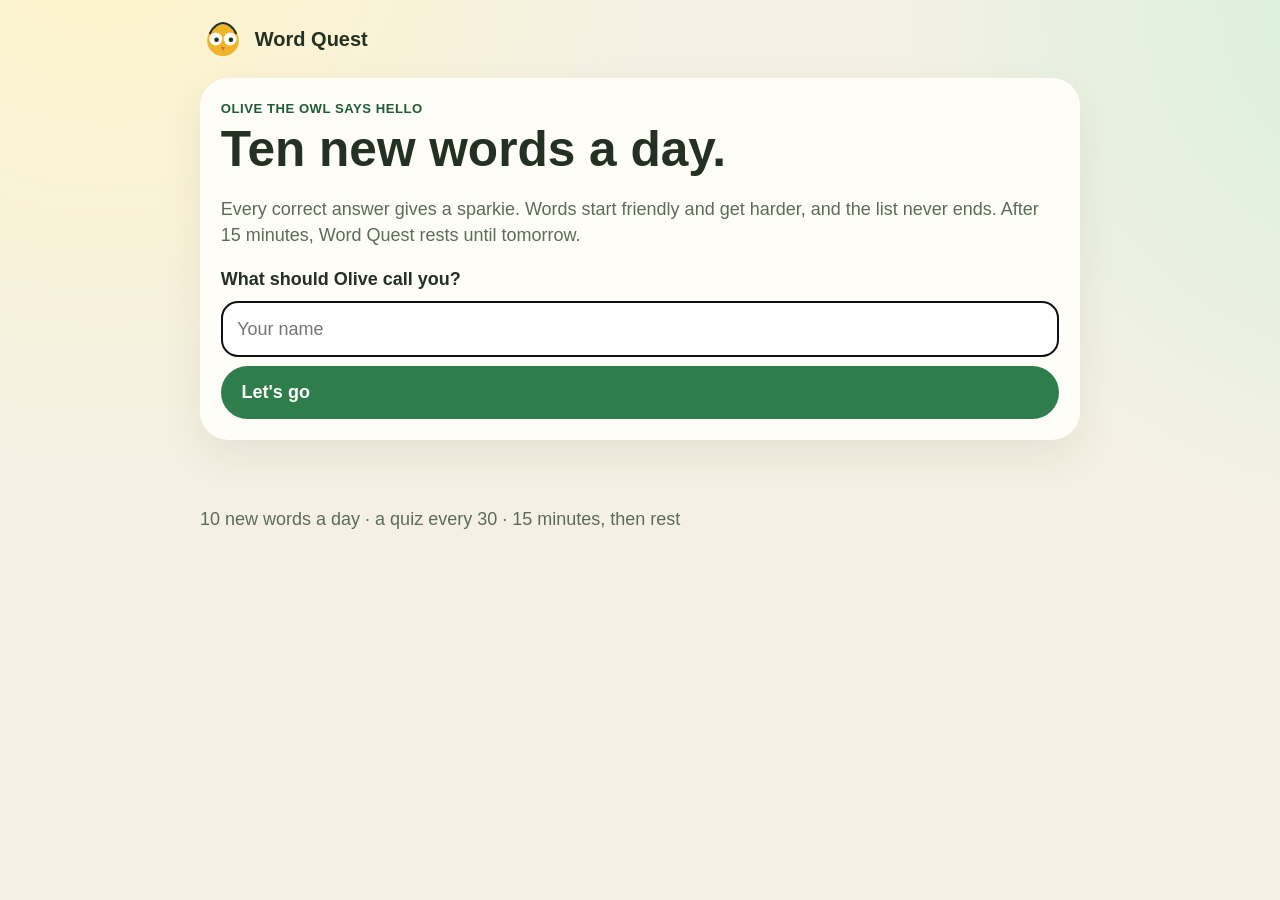
<file: index.html>
<!DOCTYPE html>
<html lang="en">
<head>
  <meta charset="utf-8">
  <meta name="viewport" content="width=device-width, initial-scale=1">
  <title>Word Quest</title>
  <link rel="icon" href="data:image/svg+xml,%3Csvg xmlns='http://www.w3.org/2000/svg' viewBox='0 0 64 64'%3E%3Ccircle cx='32' cy='34' r='22' fill='%23f0b429'/%3E%3Ccircle cx='22' cy='32' r='9' fill='%23fffdf8'/%3E%3Ccircle cx='42' cy='32' r='9' fill='%23fffdf8'/%3E%3Ccircle cx='23' cy='33' r='3.2' fill='%23243022'/%3E%3Ccircle cx='43' cy='33' r='3.2' fill='%23243022'/%3E%3Cpath d='M29 43h6l-3 6z' fill='%23e36a45'/%3E%3C/svg%3E">
  <style>
:root {
  --ink: #243022;
  --muted: #5d6b59;
  --paper: #f4f1e4;
  --card: #fffdf8;
  --line: #e3dcc4;
  --leaf: #2f7d4a;
  --leaf-dark: #1d5c34;
  --sun: #f0b429;
  --coral: #e36a45;
  --sky: #d9eef8;
  --shadow: 0 16px 40px rgba(70, 55, 20, 0.08);
}

* { box-sizing: border-box; }

body {
  margin: 0;
  min-height: 100vh;
  color: var(--ink);
  font-family: "Trebuchet MS", "Segoe UI", sans-serif;
  font-size: 1.125rem;
  line-height: 1.45;
  background:
    radial-gradient(circle at 8% -10%, #fff4c8 0, transparent 36%),
    radial-gradient(circle at 110% 0, #d7f0dc 0, transparent 32%),
    var(--paper);
}

button, input { font: inherit; }
button { cursor: pointer; }
a { color: var(--leaf-dark); }

.skip {
  position: absolute;
  left: 1rem;
  top: -4rem;
  background: var(--ink);
  color: white;
  padding: 0.5rem 0.8rem;
}

.skip:focus { top: 0.5rem; }

.top, main, .foot {
  max-width: 920px;
  margin: 0 auto;
  padding-left: 1.25rem;
  padding-right: 1.25rem;
}

.top {
  display: flex;
  align-items: center;
  gap: 0.8rem;
  flex-wrap: wrap;
  padding-top: 1rem;
}

.brand, .nav button, .linkish {
  background: none;
  border: 0;
  color: var(--ink);
  font-weight: 800;
}

.brand { display: flex; align-items: center; gap: 0.55rem; font-size: 1.25rem; padding: 0; }
.owl { width: 46px; height: 46px; }
.nav { display: flex; gap: 0.4rem; }
.nav button {
  background: rgba(255, 255, 255, 0.7);
  border-radius: 999px;
  padding: 0.35rem 0.8rem;
}

.timer {
  margin-left: auto;
  min-width: 148px;
  background: var(--card);
  border-radius: 18px;
  padding: 0.45rem 0.7rem 0.55rem;
  box-shadow: var(--shadow);
}
.timer-top { display: flex; justify-content: space-between; font-weight: 800; }
.track { margin-top: 0.35rem; height: 8px; background: #efe7d2; border-radius: 999px; overflow: hidden; }
.bar { height: 100%; width: 100%; background: var(--leaf); }
.timer.is-low strong, .timer.is-low .bar { color: var(--coral); }
.timer.is-low .bar { background: var(--coral); }

main { padding-top: 1rem; padding-bottom: 2rem; }

.card, .hero-card, .word-card {
  background: var(--card);
  border-radius: 28px;
  box-shadow: var(--shadow);
  padding: 1.3rem;
  margin: 0 0 1rem;
}

h1, h2, h3 { line-height: 1.15; margin: 0.2rem 0 0.6rem; }
h1 { font-size: clamp(2rem, 5vw, 3.1rem); }
.word { font-size: clamp(2.7rem, 8vw, 4.6rem); letter-spacing: -0.04em; margin: 0.2rem 0; }
.kicker { margin: 0; font-weight: 800; letter-spacing: 0.04em; text-transform: uppercase; font-size: 0.82rem; color: var(--leaf-dark); }
.lead, .muted { color: var(--muted); }
.streak { font-weight: 800; }

.primary, .secondary, .choice, .hear {
  border: 0;
  border-radius: 999px;
  font-weight: 800;
}
.primary, .secondary { display: inline-flex; padding: 0.85rem 1.3rem; text-decoration: none; }
.primary { background: var(--leaf); color: white; }
.secondary { background: var(--sky); color: var(--ink); }
.hear { background: var(--sun); padding: 0.45rem 0.9rem; }

.stack { display: grid; gap: 0.55rem; }
.stack label { font-weight: 800; }
input[type="text"], input[type="search"], input:not([type]) {
  width: 100%;
  padding: 0.8rem 0.9rem;
  border-radius: 16px;
  border: 2px solid var(--line);
}

.choices { display: grid; gap: 0.65rem; }
.choice {
  text-align: left;
  background: white;
  border: 2px solid var(--line);
  border-radius: 18px;
  padding: 0.9rem 1rem;
}
.choice:hover, .choice:focus-visible { border-color: var(--leaf); background: #f3fbf5; }
.choice.shake { animation: shake 0.35s linear; }

.banner { border-radius: 16px; padding: 0.75rem 0.9rem; font-weight: 800; }
.banner.good { background: #e5f7ea; }
.banner.level { background: #fff1c9; }
.banner.bad { background: #ffe4dc; }

.dots { list-style: none; display: flex; gap: 0.45rem; padding: 0; margin: 0 0 1rem; flex-wrap: wrap; }
.dots li {
  width: 2.1rem; height: 2.1rem; border-radius: 50%;
  display: grid; place-items: center; font-weight: 800; background: #efe6cf;
}
.dots li.done { background: var(--leaf); color: white; }
.dots li.now { background: var(--sun); }

.stat-row { display: grid; grid-template-columns: repeat(3, 1fr); gap: 0.7rem; margin-bottom: 1rem; }
.stat-row article { background: var(--card); border-radius: 22px; padding: 0.9rem; box-shadow: var(--shadow); }
.stat-row strong { display: block; font-size: 1.8rem; }
.stat-row span { color: var(--muted); font-weight: 700; }

.path { list-style: none; padding: 0; margin: 0.6rem 0 0; display: grid; grid-template-columns: repeat(3, 1fr); gap: 0.6rem; }
.path li { border: 2px dashed var(--line); border-radius: 18px; padding: 0.7rem; background: #fffaf0; }
.path li.current { border-style: solid; border-color: var(--leaf); background: #f1fbf4; }
.path li.locked { opacity: 0.55; }
.path b, .path span { display: block; }
.path span { color: var(--muted); }

.pips { display: flex; gap: 0.3rem; }
.pips i { width: 0.85rem; height: 0.85rem; border-radius: 50%; background: #eadfbe; display: block; }
.pips i.on { background: var(--leaf); }
.pron { margin: 0.2rem 0; font-weight: 800; color: var(--muted); }
blockquote, .example { margin: 1rem 0; padding: 0.8rem 1rem; background: var(--sky); border-radius: 18px; }
.peek summary { cursor: pointer; font-weight: 800; }
.chips { display: flex; flex-wrap: wrap; gap: 0.4rem; padding: 0; list-style: none; }
.chips li, .chips button { background: #f6f0df; border-radius: 999px; padding: 0.25rem 0.7rem; font-weight: 800; border: 0; }
.review { border-top: 1px solid var(--line); padding: 0.7rem 0; }
.review summary { cursor: pointer; font-weight: 800; font-size: 1.25rem; }
.result { margin: 0.7rem 0; border-radius: 16px; padding: 0.8rem 1rem; }
.result.ok { background: #f3faf4; }
.result.miss { background: #fff7f4; }
.foot { display: flex; justify-content: space-between; gap: 1rem; flex-wrap: wrap; color: var(--muted); padding-bottom: 2rem; }
.linkish { color: var(--leaf-dark); text-decoration: underline; padding: 0; }

.sparkle-layer { position: fixed; inset: 0; pointer-events: none; z-index: 30; overflow: hidden; }
.spark {
  position: fixed;
  font-size: 1.15rem;
  animation: burst 720ms ease-out forwards;
}
@keyframes burst {
  to { transform: translate(var(--dx), var(--dy)) scale(0.4) rotate(140deg); opacity: 0; }
}
.spark { font-size: 1.6rem; }
.sparkie-count {
  margin-left: auto;
  background: #fff4c2;
  color: #8a5a00;
  font-weight: 800;
  border-radius: 999px;
  padding: 0.45rem 0.8rem;
  box-shadow: var(--shadow);
  border: 3px solid #e36a45;
}
.timer { margin-left: 0; }
.sparkie-count.pop { animation: pop 0.45s ease; }
.sparkie-pop {
  position: fixed;
  font-weight: 800;
  font-size: 1.6rem;
  color: #e36a45;
  transform: translate(-50%, -50%);
  animation: floatup 1s ease-out forwards;
}
@keyframes pop {
  40% { transform: scale(1.25); }
}
@keyframes floatup {
  to { transform: translate(-50%, -80px); opacity: 0; }
}
@keyframes shake {
  20% { transform: translateX(-6px); }
  40% { transform: translateX(6px); }
  60% { transform: translateX(-4px); }
  80% { transform: translateX(4px); }
}

@media (max-width: 700px) {
  .stat-row, .path { grid-template-columns: 1fr; }
  .timer { margin-left: 0; }
}
@media (prefers-reduced-motion: reduce) {
  .spark, .choice.shake { animation: none; }
}

</style></head>
<body>
  <div id="sparkles" class="sparkle-layer" aria-hidden="true"></div>
  <a class="skip" href="#app">Skip to the words</a>
  <header class="top">
    <button class="brand" type="button" data-go="home">
      <svg class="owl" viewBox="0 0 64 64" aria-hidden="true">
        <circle cx="32" cy="34" r="22" fill="#f0b429"/>
        <circle cx="22" cy="32" r="9" fill="#fffdf8"/>
        <circle cx="42" cy="32" r="9" fill="#fffdf8"/>
        <circle cx="23" cy="33" r="3.2" fill="#243022"/>
        <circle cx="43" cy="33" r="3.2" fill="#243022"/>
        <path d="M29 43h6l-3 6z" fill="#e36a45"/>
        <path d="M14 24c4-10 12-14 18-14s14 4 18 14" fill="none" stroke="#243022" stroke-width="3" stroke-linecap="round"/>
      </svg>
      <span>Word Quest</span>
    </button>
    <nav id="nav" class="nav" hidden aria-label="Pages"></nav>
    <div class="timer" id="timer" hidden>
      <div class="timer-top"><span>Time left</span><strong data-clock>15:00</strong></div>
      <div class="track" aria-hidden="true"><div class="bar" data-bar></div></div>
    </div>
  </header>
  <main id="app"></main>
  <footer class="foot">
    <p>10 new words a day · a quiz every 30 · 15 minutes, then rest</p>
    <p id="who"></p>
  </footer>
  <script>
var WORDQUEST_DATA = {"levels":{"1":{"name":"Seedling","emoji":"\ud83c\udf31","blurb":"Friendly words you can picture, hear, or feel."},"2":{"name":"Sprout","emoji":"\ud83c\udf3f","blurb":"A little richer, with stronger actions and feelings."},"3":{"name":"Explorer","emoji":"\ud83e\udded","blurb":"Bigger ideas you can use in stories and school."},"4":{"name":"Scholar","emoji":"\ud83d\udcda","blurb":"Precise words you will meet in class."},"5":{"name":"Champion","emoji":"\ud83c\udfc6","blurb":"Careful meanings for ideas that are harder to see."},"6":{"name":"Word Wizard","emoji":"\u2728","blurb":"Rare words that make a powerful vocabulary."}},"decoys":["A sandwich with too much mustard.","The sound a car makes when it will not start.","A pair of shoes that are both for the left foot.","A map of a pretend planet.","The rules for a game that nobody plays.","A pencil that only writes underwater.","A hat made entirely of spaghetti.","The last name of a famous mountain goat.","A clock that runs backward on purpose.","A song you can only hum on Tuesdays.","A backpack that eats homework for real.","The color of an invisible bicycle."],"words":[{"text":"bold","part_of_speech":"adjective","pronunciation":"BOLD","meaning":"Not afraid to stand out or try something.","tip":"Think: daring.","example":"It was bold of Mia to raise her hand first.","level":1,"sequence":1},{"text":"damp","part_of_speech":"adjective","pronunciation":"DAMP","meaning":"A little bit wet, but not soaking.","tip":"Think: slightly wet.","example":"The towel was still damp after the picnic.","level":1,"sequence":2},{"text":"cozy","part_of_speech":"adjective","pronunciation":"KOH-zee","meaning":"Warm, comfortable, and safe.","tip":"Think: snug.","example":"The cozy blanket made the storm feel far away.","level":1,"sequence":3},{"text":"feast","part_of_speech":"noun","pronunciation":"FEEST","meaning":"A big, special meal.","tip":"Think: a banquet.","example":"The family sat down to a feast after the game.","level":1,"sequence":4},{"text":"glance","part_of_speech":"noun","pronunciation":"GLANS","meaning":"A very quick look.","tip":"Think: a peek.","example":"A glance at the clock told Omar he was almost late.","level":1,"sequence":5},{"text":"brave","part_of_speech":"adjective","pronunciation":"BRAYV","meaning":"Ready to do something even when you feel scared.","tip":"Think: courageous.","example":"Sam was brave and read his poem to the whole class.","level":1,"sequence":6},{"text":"gentle","part_of_speech":"adjective","pronunciation":"JEN-tul","meaning":"Kind and soft, not rough.","tip":"Think: tender.","example":"Be gentle when you hold the new kitten.","level":1,"sequence":7},{"text":"honest","part_of_speech":"adjective","pronunciation":"ON-ist","meaning":"Telling the truth, even when it is hard.","tip":"Think: truthful.","example":"It was honest of Priya to say she broke the crayon.","level":1,"sequence":8},{"text":"giggle","part_of_speech":"verb","pronunciation":"GIG-ul","meaning":"To laugh in a silly, quiet way.","tip":"Think: a small laugh.","example":"The joke made the whole table giggle.","level":1,"sequence":9},{"text":"shiver","part_of_speech":"verb","pronunciation":"SHIV-er","meaning":"To shake a little because you are cold or nervous.","tip":"Think: tremble.","example":"I shiver when I first step into the pool.","level":1,"sequence":10},{"text":"whisper","part_of_speech":"verb","pronunciation":"WISS-per","meaning":"To speak very softly so only someone close can hear.","tip":"Think: murmur.","example":"Please whisper in the library so others can read.","level":1,"sequence":11},{"text":"clumsy","part_of_speech":"adjective","pronunciation":"KLUM-zee","meaning":"Likely to bump, drop, or trip by accident.","tip":"Think: awkward.","example":"My clumsy feet knocked over the water cup.","level":1,"sequence":12},{"text":"patient","part_of_speech":"adjective","pronunciation":"PAY-shunt","meaning":"Able to wait without getting upset.","tip":"Think: calm about waiting.","example":"The patient puppy sat until it was time for a treat.","level":1,"sequence":13},{"text":"scribble","part_of_speech":"verb","pronunciation":"SKRIB-ul","meaning":"To write or draw quickly in a messy way.","tip":"Think: scrawl.","example":"I scribble ideas in my notebook before I forget them.","level":1,"sequence":14},{"text":"gleam","part_of_speech":"noun","pronunciation":"GLEEM","meaning":"A small, bright shine.","tip":"Think: a glint.","example":"A gleam of sunlight bounced off the bike bell.","level":1,"sequence":15},{"text":"boast","part_of_speech":"verb","pronunciation":"BOHST","meaning":"To talk too proudly about yourself.","tip":"Think: brag.","example":"He started to boast about his score, and his friends sighed.","level":1,"sequence":16},{"text":"delight","part_of_speech":"noun","pronunciation":"dih-LITE","meaning":"A strong feeling of happiness.","tip":"Think: joy.","example":"The surprise cupcakes were a delight.","level":1,"sequence":17},{"text":"discover","part_of_speech":"verb","pronunciation":"dis-KUV-er","meaning":"To find something for the first time.","tip":"Think: find out.","example":"We discover a new trail every time we visit the park.","level":1,"sequence":18},{"text":"generous","part_of_speech":"adjective","pronunciation":"JEN-er-us","meaning":"Happy to share with others.","tip":"Think: giving.","example":"A generous friend split her snack without being asked.","level":1,"sequence":19},{"text":"huddle","part_of_speech":"verb","pronunciation":"HUD-ul","meaning":"To crowd close together.","tip":"Think: bunch up.","example":"The players huddle to hear the next play.","level":1,"sequence":20},{"text":"timid","part_of_speech":"adjective","pronunciation":"TIM-id","meaning":"Shy and a little afraid to speak up.","tip":"Think: shy.","example":"The timid cat watched the party from under the chair.","level":1,"sequence":21},{"text":"vivid","part_of_speech":"adjective","pronunciation":"VIV-id","meaning":"Very bright, clear, and full of color or detail.","tip":"Think: bright and clear.","example":"She told a vivid story about the lightning storm.","level":1,"sequence":22},{"text":"weary","part_of_speech":"adjective","pronunciation":"WEER-ee","meaning":"Very tired.","tip":"Think: worn out.","example":"After the hike, even the dog looked weary.","level":1,"sequence":23},{"text":"scarce","part_of_speech":"adjective","pronunciation":"SKAIRS","meaning":"Hard to find because there is not enough.","tip":"Think: rare.","example":"Empty seats were scarce at the championship game.","level":1,"sequence":24},{"text":"fragile","part_of_speech":"adjective","pronunciation":"FRAJ-ul","meaning":"Easy to break or hurt.","tip":"Think: delicate.","example":"The fragile ornament needed both hands.","level":1,"sequence":25},{"text":"predict","part_of_speech":"verb","pronunciation":"prih-DIKT","meaning":"To say what you think will happen next.","tip":"Think: forecast.","example":"Can you predict who will win the race?","level":1,"sequence":26},{"text":"splendid","part_of_speech":"adjective","pronunciation":"SPLEN-did","meaning":"Wonderful and impressive.","tip":"Think: magnificent.","example":"The choir gave a splendid concert.","level":1,"sequence":27},{"text":"nimble","part_of_speech":"adjective","pronunciation":"NIM-bul","meaning":"Quick, light, and able to move easily.","tip":"Think: agile.","example":"The nimble goalie reached the high corner.","level":1,"sequence":28},{"text":"curious","part_of_speech":"adjective","pronunciation":"KYUR-ee-us","meaning":"Wanting to know and learn more.","tip":"Think: inquisitive.","example":"A curious question can start a great project.","level":1,"sequence":29},{"text":"enormous","part_of_speech":"adjective","pronunciation":"ee-NOR-mus","meaning":"Very, very big.","tip":"Think: huge.","example":"An enormous pumpkin barely fit in the wagon.","level":1,"sequence":30},{"text":"ancient","part_of_speech":"adjective","pronunciation":"AYN-shunt","meaning":"Very, very old.","tip":"Think: from long ago.","example":"We saw ancient footprints pressed into the rock.","level":2,"sequence":1},{"text":"eager","part_of_speech":"adjective","pronunciation":"EE-ger","meaning":"Really wanting to do something right away.","tip":"Think: keen.","example":"The class was eager to open the science kits.","level":2,"sequence":2},{"text":"gloomy","part_of_speech":"adjective","pronunciation":"GLOO-mee","meaning":"Dark, or feeling sad and dull.","tip":"Think: dreary.","example":"A gloomy sky made the afternoon feel slow.","level":2,"sequence":3},{"text":"sturdy","part_of_speech":"adjective","pronunciation":"STUR-dee","meaning":"Strong and not easy to break or knock over.","tip":"Think: solid.","example":"The sturdy bridge did not shake when we crossed.","level":2,"sequence":4},{"text":"precious","part_of_speech":"adjective","pronunciation":"PRESH-us","meaning":"Very special and worth a lot to you.","tip":"Think: treasured.","example":"That photo is precious because Grandma is in it.","level":2,"sequence":5},{"text":"scatter","part_of_speech":"verb","pronunciation":"SKAT-er","meaning":"To throw or move things in many directions.","tip":"Think: spread out.","example":"Please do not scatter the puzzle pieces off the table.","level":2,"sequence":6},{"text":"brisk","part_of_speech":"adjective","pronunciation":"BRISK","meaning":"Quick, cool, and full of energy.","tip":"Think: energetic.","example":"A brisk walk woke everyone up before school.","level":2,"sequence":7},{"text":"drowsy","part_of_speech":"adjective","pronunciation":"DROW-zee","meaning":"Sleepy and ready to doze.","tip":"Think: sleepy.","example":"The warm bus made Jordan drowsy.","level":2,"sequence":8},{"text":"fierce","part_of_speech":"adjective","pronunciation":"FEERS","meaning":"Strong, wild, and intense.","tip":"Think: ferocious.","example":"A fierce wind pushed against the kite.","level":2,"sequence":9},{"text":"clutter","part_of_speech":"noun","pronunciation":"KLUT-er","meaning":"A messy pile of things in the way.","tip":"Think: mess.","example":"The clutter under the bed spilled into the room.","level":2,"sequence":10},{"text":"triumph","part_of_speech":"noun","pronunciation":"TRY-umf","meaning":"A great win or success.","tip":"Think: victory.","example":"Finishing the hard book was a triumph for Leo.","level":2,"sequence":11},{"text":"cautious","part_of_speech":"adjective","pronunciation":"KAW-shus","meaning":"Careful so you do not get hurt or make a mistake.","tip":"Think: careful.","example":"Be cautious on the wet gym floor.","level":2,"sequence":12},{"text":"vanish","part_of_speech":"verb","pronunciation":"VAN-ish","meaning":"To disappear suddenly.","tip":"Think: disappear.","example":"The rabbit seemed to vanish behind the bush.","level":2,"sequence":13},{"text":"emerge","part_of_speech":"verb","pronunciation":"ee-MERJ","meaning":"To come out where you can be seen.","tip":"Think: come out.","example":"Butterflies emerge when they leave the chrysalis.","level":2,"sequence":14},{"text":"quarrel","part_of_speech":"noun","pronunciation":"KWOR-ul","meaning":"An angry argument.","tip":"Think: a fight with words.","example":"A quarrel over the last cookie ended when they split it.","level":2,"sequence":15},{"text":"absurd","part_of_speech":"adjective","pronunciation":"ub-SURD","meaning":"So silly it does not make sense.","tip":"Think: ridiculous.","example":"The idea of a homework-eating dog is absurd.","level":2,"sequence":16},{"text":"gradual","part_of_speech":"adjective","pronunciation":"GRAD-joo-ul","meaning":"Happening slowly, a little at a time.","tip":"Think: step by step.","example":"The sky made a gradual change from blue to gold.","level":2,"sequence":17},{"text":"thorough","part_of_speech":"adjective","pronunciation":"THUR-oh","meaning":"Complete and careful, without skipping parts.","tip":"Think: complete.","example":"A thorough check found the missing permission slip.","level":2,"sequence":18},{"text":"uneasy","part_of_speech":"adjective","pronunciation":"un-EE-zee","meaning":"A little worried or uncomfortable.","tip":"Think: unsettled.","example":"The creak in the hallway made me uneasy.","level":2,"sequence":19},{"text":"reluctant","part_of_speech":"adjective","pronunciation":"rih-LUK-tunt","meaning":"Not wanting to do something.","tip":"Think: unwilling.","example":"I was reluctant to jump, but the water looked fun.","level":2,"sequence":20},{"text":"imitate","part_of_speech":"verb","pronunciation":"IM-ih-tayt","meaning":"To copy the way someone acts or sounds.","tip":"Think: copy.","example":"Parrots can imitate a whistle almost perfectly.","level":2,"sequence":21},{"text":"linger","part_of_speech":"verb","pronunciation":"LING-ger","meaning":"To stay somewhere longer than you need to.","tip":"Think: stay on.","example":"Fans linger by the field to cheer one more time.","level":2,"sequence":22},{"text":"abundant","part_of_speech":"adjective","pronunciation":"uh-BUN-dunt","meaning":"More than enough; plentiful.","tip":"Think: plentiful.","example":"Apples were abundant after the rainy spring.","level":2,"sequence":23},{"text":"peculiar","part_of_speech":"adjective","pronunciation":"puh-KYOO-lyur","meaning":"Strange or unusual in an interesting way.","tip":"Think: odd.","example":"The soup had a peculiar smell, like cinnamon and pickles.","level":2,"sequence":24},{"text":"hesitate","part_of_speech":"verb","pronunciation":"HEZ-ih-tayt","meaning":"To pause because you are not sure.","tip":"Think: pause.","example":"Do not hesitate to ask if the directions are confusing.","level":2,"sequence":25},{"text":"mischievous","part_of_speech":"adjective","pronunciation":"MIS-chuh-vus","meaning":"Playfully naughty.","tip":"Think: up to tricks.","example":"The mischievous puppy hid one shoe under the couch.","level":2,"sequence":26},{"text":"frantic","part_of_speech":"adjective","pronunciation":"FRAN-tik","meaning":"Wildly hurried or worried.","tip":"Think: panicked.","example":"We made a frantic search for the lost library book.","level":2,"sequence":27},{"text":"ordeal","part_of_speech":"noun","pronunciation":"or-DEEL","meaning":"A very hard experience you have to get through.","tip":"Think: a tough trial.","example":"Moving schools felt like an ordeal until he found friends.","level":2,"sequence":28},{"text":"yearn","part_of_speech":"verb","pronunciation":"YURN","meaning":"To want something very deeply.","tip":"Think: long for.","example":"On rainy days I yearn for the sunny soccer field.","level":2,"sequence":29},{"text":"jubilant","part_of_speech":"adjective","pronunciation":"JOO-buh-lunt","meaning":"Full of joy and ready to celebrate.","tip":"Think: overjoyed.","example":"The jubilant team sang all the way back to the bus.","level":2,"sequence":30},{"text":"observe","part_of_speech":"verb","pronunciation":"ub-ZURV","meaning":"To watch carefully so you notice details.","tip":"Think: watch closely.","example":"Scientists observe how the plants lean toward the window.","level":3,"sequence":1},{"text":"dramatic","part_of_speech":"adjective","pronunciation":"druh-MAT-ik","meaning":"Sudden, exciting, or full of strong feeling.","tip":"Think: theatrical.","example":"The play had a dramatic ending with the lights going out.","level":3,"sequence":2},{"text":"evidence","part_of_speech":"noun","pronunciation":"EV-ih-duns","meaning":"Facts or clues that show something is true.","tip":"Think: proof.","example":"Muddy footprints were evidence that someone used the side door.","level":3,"sequence":3},{"text":"consequence","part_of_speech":"noun","pronunciation":"KON-sih-kwens","meaning":"What happens because of an action.","tip":"Think: a result.","example":"A consequence of skipping practice is a slower race.","level":3,"sequence":4},{"text":"accurate","part_of_speech":"adjective","pronunciation":"AK-yuh-rit","meaning":"Exactly right, with no mistakes.","tip":"Think: correct.","example":"An accurate measurement helps the bridge stay straight.","level":3,"sequence":5},{"text":"unique","part_of_speech":"adjective","pronunciation":"yoo-NEEK","meaning":"One of a kind; nothing else is exactly like it.","tip":"Think: unlike any other.","example":"Your fingerprint is unique.","level":3,"sequence":6},{"text":"humble","part_of_speech":"adjective","pronunciation":"HUM-bul","meaning":"Not showing off, even if you are good at something.","tip":"Think: modest.","example":"The humble captain thanked the whole team for the win.","level":3,"sequence":7},{"text":"genuine","part_of_speech":"adjective","pronunciation":"JEN-yoo-in","meaning":"Real and sincere, not fake.","tip":"Think: sincere.","example":"She gave a genuine apology and helped clean up.","level":3,"sequence":8},{"text":"persuade","part_of_speech":"verb","pronunciation":"per-SWAYD","meaning":"To give reasons that convince someone.","tip":"Think: convince.","example":"Can you persuade the group to try your game idea?","level":3,"sequence":9},{"text":"tactic","part_of_speech":"noun","pronunciation":"TAK-tik","meaning":"A planned way of reaching a goal.","tip":"Think: a strategy.","example":"Passing to the open player was a smart tactic.","level":3,"sequence":10},{"text":"ambitious","part_of_speech":"adjective","pronunciation":"am-BISH-us","meaning":"Wanting to reach a big goal.","tip":"Think: reaching high.","example":"The ambitious project was a model of the whole town.","level":3,"sequence":11},{"text":"diligent","part_of_speech":"adjective","pronunciation":"DIL-ih-junt","meaning":"Working carefully and steadily.","tip":"Think: hardworking.","example":"Diligent practice turned the wobbly song into music.","level":3,"sequence":12},{"text":"optimistic","part_of_speech":"adjective","pronunciation":"op-tuh-MIS-tik","meaning":"Expecting things to turn out well.","tip":"Think: hopeful.","example":"Even after the rain delay, the coach stayed optimistic.","level":3,"sequence":13},{"text":"compassionate","part_of_speech":"adjective","pronunciation":"kum-PASH-uh-nit","meaning":"Caring when someone else is hurting.","tip":"Think: kindhearted.","example":"A compassionate classmate sat with the new student at lunch.","level":3,"sequence":14},{"text":"anticipate","part_of_speech":"verb","pronunciation":"an-TISS-ih-payt","meaning":"To expect something and get ready for it.","tip":"Think: prepare for.","example":"We anticipate a big crowd, so we set extra chairs.","level":3,"sequence":15},{"text":"contradict","part_of_speech":"verb","pronunciation":"kon-truh-DIKT","meaning":"To say the opposite of what someone else said.","tip":"Think: disagree with.","example":"Please do not contradict the safety rule about helmets.","level":3,"sequence":16},{"text":"justify","part_of_speech":"verb","pronunciation":"JUS-tuh-fy","meaning":"To give a good reason for something.","tip":"Think: defend with a reason.","example":"How can you justify spending all your allowance on stickers?","level":3,"sequence":17},{"text":"solemn","part_of_speech":"adjective","pronunciation":"SOL-um","meaning":"Very serious and quiet.","tip":"Think: grave.","example":"The hall was solemn during the moment of silence.","level":3,"sequence":18},{"text":"resent","part_of_speech":"verb","pronunciation":"rih-ZENT","meaning":"To feel upset that something is unfair.","tip":"Think: feel bitter about.","example":"I resent doing every chore while my brother plays.","level":3,"sequence":19},{"text":"versatile","part_of_speech":"adjective","pronunciation":"VUR-suh-til","meaning":"Able to do many different things well.","tip":"Think: flexible.","example":"A versatile player can defend and shoot.","level":3,"sequence":20},{"text":"elaborate","part_of_speech":"adjective","pronunciation":"ih-LAB-uh-rit","meaning":"Having lots of careful details.","tip":"Think: detailed.","example":"The elaborate costume had lights sewn into the cape.","level":3,"sequence":21},{"text":"illuminate","part_of_speech":"verb","pronunciation":"ih-LOO-mih-nayt","meaning":"To light something up, or to make an idea clear.","tip":"Think: light up.","example":"Lanterns illuminate the path through the camp.","level":3,"sequence":22},{"text":"persevere","part_of_speech":"verb","pronunciation":"pur-suh-VEER","meaning":"To keep trying even when it is hard.","tip":"Think: persist.","example":"If the code fails, persevere and test one piece at a time.","level":3,"sequence":23},{"text":"plausible","part_of_speech":"adjective","pronunciation":"PLAW-zih-bul","meaning":"Seeming possible and believable.","tip":"Think: reasonable.","example":"A broken alarm is a plausible reason for being late.","level":3,"sequence":24},{"text":"impartial","part_of_speech":"adjective","pronunciation":"im-PAR-shul","meaning":"Fair to everyone and not taking sides.","tip":"Think: neutral.","example":"An impartial judge listens to both teams.","level":3,"sequence":25},{"text":"nostalgic","part_of_speech":"adjective","pronunciation":"nuh-STAL-jik","meaning":"Wishing for a happy time in the past.","tip":"Think: wistful about the past.","example":"Old class photos made the teacher nostalgic.","level":3,"sequence":26},{"text":"bewilder","part_of_speech":"verb","pronunciation":"bih-WIL-der","meaning":"To confuse someone a lot.","tip":"Think: puzzle completely.","example":"The twisting instructions bewilder anyone who skips a step.","level":3,"sequence":27},{"text":"meticulous","part_of_speech":"adjective","pronunciation":"muh-TIK-yuh-lus","meaning":"Extremely careful about small details.","tip":"Think: painstaking.","example":"The meticulous drawing showed every scale on the dragon.","level":3,"sequence":28},{"text":"formidable","part_of_speech":"adjective","pronunciation":"FOR-mih-duh-bul","meaning":"Impressive and difficult to beat because it is so strong.","tip":"Think: daunting.","example":"The final level is a formidable maze.","level":3,"sequence":29},{"text":"interpret","part_of_speech":"verb","pronunciation":"in-TUR-prit","meaning":"To explain what something means.","tip":"Think: explain the meaning.","example":"How do you interpret the ending of the story?","level":3,"sequence":30},{"text":"clarify","part_of_speech":"verb","pronunciation":"KLAIR-ih-fy","meaning":"To make something easier to understand.","tip":"Think: make clear.","example":"Can you clarify which page we should read?","level":4,"sequence":1},{"text":"abrupt","part_of_speech":"adjective","pronunciation":"uh-BRUPT","meaning":"Sudden and unexpected.","tip":"Think: sudden.","example":"The song came to an abrupt stop when the power blinked.","level":4,"sequence":2},{"text":"convey","part_of_speech":"verb","pronunciation":"kun-VAY","meaning":"To communicate an idea or feeling.","tip":"Think: get across.","example":"Her smile helped convey that she was proud, not angry.","level":4,"sequence":3},{"text":"emphasize","part_of_speech":"verb","pronunciation":"EM-fuh-size","meaning":"To show that something is especially important.","tip":"Think: stress.","example":"The teacher will emphasize the safety steps before the lab.","level":4,"sequence":4},{"text":"feasible","part_of_speech":"adjective","pronunciation":"FEE-zih-bul","meaning":"Possible to do with the time and tools you have.","tip":"Think: doable.","example":"Building a small robot in a week is feasible if we share jobs.","level":4,"sequence":5},{"text":"relevant","part_of_speech":"adjective","pronunciation":"REL-uh-vunt","meaning":"Connected to the topic that matters right now.","tip":"Think: to the point.","example":"Please keep your example relevant to the question.","level":4,"sequence":6},{"text":"significant","part_of_speech":"adjective","pronunciation":"sig-NIF-ih-kunt","meaning":"Important enough to matter.","tip":"Think: major.","example":"A significant change in the plan means we start over.","level":4,"sequence":7},{"text":"perspective","part_of_speech":"noun","pronunciation":"per-SPEK-tiv","meaning":"A way of looking at something.","tip":"Think: point of view.","example":"From the baby's perspective, the chair is a mountain.","level":4,"sequence":8},{"text":"concise","part_of_speech":"adjective","pronunciation":"kun-SISE","meaning":"Saying what you mean in just a few words.","tip":"Think: brief and clear.","example":"A concise answer can be better than a long one.","level":4,"sequence":9},{"text":"coherent","part_of_speech":"adjective","pronunciation":"koh-HEER-unt","meaning":"Clear and connected from start to finish.","tip":"Think: logical.","example":"Her coherent speech moved from problem to plan to result.","level":4,"sequence":10},{"text":"credible","part_of_speech":"adjective","pronunciation":"KRED-ih-bul","meaning":"Believable and trustworthy.","tip":"Think: believable.","example":"A credible report names where the facts came from.","level":4,"sequence":11},{"text":"articulate","part_of_speech":"adjective","pronunciation":"ar-TIK-yuh-lit","meaning":"Able to explain ideas clearly.","tip":"Think: well-spoken.","example":"An articulate guide made the museum easy to follow.","level":4,"sequence":12},{"text":"analogy","part_of_speech":"noun","pronunciation":"uh-NAL-uh-jee","meaning":"A comparison that helps explain an idea.","tip":"Think: a comparison.","example":"The teacher used an analogy between the heart and a pump.","level":4,"sequence":13},{"text":"imply","part_of_speech":"verb","pronunciation":"im-PLY","meaning":"To suggest something without saying it directly.","tip":"Think: hint.","example":"Dark clouds imply that we should bring jackets.","level":4,"sequence":14},{"text":"deduce","part_of_speech":"verb","pronunciation":"dih-DOOS","meaning":"To figure something out from clues.","tip":"Think: conclude.","example":"From the muddy cleats, we can deduce who played outside.","level":4,"sequence":15},{"text":"hypothesis","part_of_speech":"noun","pronunciation":"hy-POTH-uh-sis","meaning":"A careful guess you can test.","tip":"Think: a testable idea.","example":"My hypothesis is that plants grow faster in the sunny window.","level":4,"sequence":16},{"text":"objective","part_of_speech":"adjective","pronunciation":"ub-JEK-tiv","meaning":"Based on facts, not personal feelings.","tip":"Think: fair and factual.","example":"A good referee is objective and does not favor one team.","level":4,"sequence":17},{"text":"tentative","part_of_speech":"adjective","pronunciation":"TEN-tuh-tiv","meaning":"Not final; still unsure.","tip":"Think: provisional.","example":"We made a tentative plan in case the rain stops.","level":4,"sequence":18},{"text":"subtle","part_of_speech":"adjective","pronunciation":"SUT-ul","meaning":"Not obvious; you notice it only if you look closely.","tip":"Think: understated.","example":"There is a subtle difference between the two shades of blue.","level":4,"sequence":19},{"text":"speculate","part_of_speech":"verb","pronunciation":"SPEK-yuh-layt","meaning":"To guess without having all the facts.","tip":"Think: guess.","example":"Do not speculate about the ending until you finish the book.","level":4,"sequence":20},{"text":"inevitable","part_of_speech":"adjective","pronunciation":"in-EV-ih-tuh-bul","meaning":"Sure to happen; it cannot be avoided.","tip":"Think: unavoidable.","example":"If you never charge the tablet, a dead battery is inevitable.","level":4,"sequence":21},{"text":"intricate","part_of_speech":"adjective","pronunciation":"IN-trih-kit","meaning":"Full of many small, connected parts.","tip":"Think: complex.","example":"The intricate knot took patience to untie.","level":4,"sequence":22},{"text":"negotiate","part_of_speech":"verb","pronunciation":"nih-GOH-shee-ayt","meaning":"To talk until both sides can agree.","tip":"Think: work out a deal.","example":"The siblings negotiate who washes dishes and who dries.","level":4,"sequence":23},{"text":"ambiguous","part_of_speech":"adjective","pronunciation":"am-BIG-yoo-us","meaning":"Unclear because it could mean more than one thing.","tip":"Think: unclear.","example":"The note was ambiguous, so nobody knew which field to use.","level":4,"sequence":24},{"text":"advocate","part_of_speech":"verb","pronunciation":"AD-vuh-kayt","meaning":"To speak up in support of a person or idea.","tip":"Think: support publicly.","example":"The class will advocate for a longer recess.","level":4,"sequence":25},{"text":"scrutinize","part_of_speech":"verb","pronunciation":"SKROO-tuh-nize","meaning":"To examine something very carefully.","tip":"Think: inspect closely.","example":"Scrutinize the map before you choose a trail.","level":4,"sequence":26},{"text":"undermine","part_of_speech":"verb","pronunciation":"un-der-MINE","meaning":"To slowly weaken something.","tip":"Think: weaken from below.","example":"Whispering during speeches can undermine the speaker's confidence.","level":4,"sequence":27},{"text":"validate","part_of_speech":"verb","pronunciation":"VAL-ih-dayt","meaning":"To show that something is true or acceptable.","tip":"Think: confirm.","example":"The second experiment helped validate our results.","level":4,"sequence":28},{"text":"bias","part_of_speech":"noun","pronunciation":"BY-us","meaning":"An unfair lean toward one side.","tip":"Think: prejudice.","example":"A bias for your best friend can make a game unfair.","level":4,"sequence":29},{"text":"lucid","part_of_speech":"adjective","pronunciation":"LOO-sid","meaning":"Clear and easy to understand.","tip":"Think: crystal clear.","example":"Her lucid directions got us to the museum without a wrong turn.","level":4,"sequence":30},{"text":"acquire","part_of_speech":"verb","pronunciation":"uh-KWIRE","meaning":"To get or gain something, often by effort.","tip":"Think: obtain.","example":"You acquire new skills each time you practice.","level":5,"sequence":1},{"text":"enhance","part_of_speech":"verb","pronunciation":"en-HANS","meaning":"To improve something or make it better.","tip":"Think: improve.","example":"A strong title can enhance a story.","level":5,"sequence":2},{"text":"crucial","part_of_speech":"adjective","pronunciation":"KROO-shul","meaning":"Extremely important.","tip":"Think: essential.","example":"Water is crucial on a long hike.","level":5,"sequence":3},{"text":"depict","part_of_speech":"verb","pronunciation":"dih-PIKT","meaning":"To show or describe something in a picture or story.","tip":"Think: portray.","example":"The mural will depict kids planting trees.","level":5,"sequence":4},{"text":"conventional","part_of_speech":"adjective","pronunciation":"kun-VEN-shuh-nul","meaning":"Following the usual way of doing something.","tip":"Think: traditional.","example":"A conventional sandwich uses bread, but wraps are fun too.","level":5,"sequence":5},{"text":"comprehensive","part_of_speech":"adjective","pronunciation":"kom-prih-HEN-siv","meaning":"Including nearly everything important.","tip":"Think: complete.","example":"The comprehensive checklist named every supply for camp.","level":5,"sequence":6},{"text":"dilemma","part_of_speech":"noun","pronunciation":"dih-LEM-uh","meaning":"A choice between two difficult options.","tip":"Think: a tough choice.","example":"Sharing one ticket was a dilemma for the two friends.","level":5,"sequence":7},{"text":"deter","part_of_speech":"verb","pronunciation":"dih-TUR","meaning":"To discourage someone from doing something.","tip":"Think: discourage.","example":"A loud alarm can deter a raccoon from the trash bin.","level":5,"sequence":8},{"text":"eloquent","part_of_speech":"adjective","pronunciation":"EL-uh-kwunt","meaning":"Speaking in a clear, beautiful, and persuasive way.","tip":"Think: gracefully persuasive.","example":"Her eloquent speech changed the vote.","level":5,"sequence":9},{"text":"enduring","part_of_speech":"adjective","pronunciation":"en-DOOR-ing","meaning":"Lasting for a long time.","tip":"Think: long-lasting.","example":"Their enduring friendship started in kindergarten.","level":5,"sequence":10},{"text":"abstract","part_of_speech":"adjective","pronunciation":"AB-strakt","meaning":"About ideas, not physical things you can touch.","tip":"Think: not concrete.","example":"Fairness is an abstract idea, but you can see it in a fair game.","level":5,"sequence":11},{"text":"adept","part_of_speech":"adjective","pronunciation":"uh-DEPT","meaning":"Very skilled at something.","tip":"Think: expert.","example":"She is adept at solving the cube in under a minute.","level":5,"sequence":12},{"text":"benevolent","part_of_speech":"adjective","pronunciation":"buh-NEV-uh-lunt","meaning":"Wanting to do good for others.","tip":"Think: kindly.","example":"A benevolent neighbor shovels the sidewalk for everyone.","level":5,"sequence":13},{"text":"candid","part_of_speech":"adjective","pronunciation":"KAN-did","meaning":"Honest and open, even when it is uncomfortable.","tip":"Think: frank.","example":"Give me your candid opinion of the story's ending.","level":5,"sequence":14},{"text":"concur","part_of_speech":"verb","pronunciation":"kun-KUR","meaning":"To agree.","tip":"Think: agree.","example":"The judges concur that both projects deserve a ribbon.","level":5,"sequence":15},{"text":"contemplate","part_of_speech":"verb","pronunciation":"KON-tem-playt","meaning":"To think about something deeply.","tip":"Think: ponder.","example":"I contemplate my move before I touch a chess piece.","level":5,"sequence":16},{"text":"criterion","part_of_speech":"noun","pronunciation":"kry-TEER-ee-un","meaning":"A standard you use to judge something.","tip":"Think: a standard.","example":"One criterion for the poster contest is neat lettering.","level":5,"sequence":17},{"text":"deficient","part_of_speech":"adjective","pronunciation":"dih-FISH-unt","meaning":"Missing something that is needed.","tip":"Think: lacking.","example":"A lunch with no protein is deficient for a long practice.","level":5,"sequence":18},{"text":"discreet","part_of_speech":"adjective","pronunciation":"dih-SKEET","meaning":"Careful not to attract attention or embarrass someone.","tip":"Think: tactful. Not the same as discrete.","example":"Be discreet if you remind a friend about a zipper.","level":5,"sequence":19},{"text":"anomaly","part_of_speech":"noun","pronunciation":"uh-NOM-uh-lee","meaning":"Something that does not fit the usual pattern.","tip":"Think: an odd exception.","example":"Snow in June would be an anomaly here.","level":5,"sequence":20},{"text":"apprehensive","part_of_speech":"adjective","pronunciation":"ap-rih-HEN-siv","meaning":"Nervous about what might happen.","tip":"Think: uneasy.","example":"I feel apprehensive before the spelling bee, then I breathe.","level":5,"sequence":21},{"text":"arbitrary","part_of_speech":"adjective","pronunciation":"AR-bih-trair-ee","meaning":"Chosen for no clear reason.","tip":"Think: random.","example":"The rule felt arbitrary because nobody could explain it.","level":5,"sequence":22},{"text":"alleviate","part_of_speech":"verb","pronunciation":"uh-LEE-vee-ayt","meaning":"To make pain or trouble less severe.","tip":"Think: ease.","example":"A cold cloth can alleviate a headache.","level":5,"sequence":23},{"text":"adversity","part_of_speech":"noun","pronunciation":"ad-VER-sih-tee","meaning":"A hard time or serious difficulty.","tip":"Think: hardship.","example":"The team showed heart during adversity, even after two losses.","level":5,"sequence":24},{"text":"aesthetic","part_of_speech":"adjective","pronunciation":"es-THET-ik","meaning":"Related to beauty and how things look.","tip":"Think: artistic.","example":"The poster has a strong aesthetic of bright shapes.","level":5,"sequence":25},{"text":"complacent","part_of_speech":"adjective","pronunciation":"kum-PLAY-sunt","meaning":"Too satisfied, so you stop trying to improve.","tip":"Think: smug and stuck.","example":"Do not get complacent after one good grade.","level":5,"sequence":26},{"text":"empirical","part_of_speech":"adjective","pronunciation":"em-PEER-ih-kul","meaning":"Based on what you can observe or test.","tip":"Think: from evidence.","example":"We need empirical results, not just a guess.","level":5,"sequence":27},{"text":"ephemeral","part_of_speech":"adjective","pronunciation":"ih-FEM-er-ul","meaning":"Lasting for only a short time.","tip":"Think: fleeting.","example":"Chalk art is ephemeral because the rain washes it away.","level":5,"sequence":28},{"text":"conspicuous","part_of_speech":"adjective","pronunciation":"kun-SPIK-yoo-us","meaning":"Very easy to notice.","tip":"Think: obvious.","example":"The red backpack was conspicuous in the pile of black ones.","level":5,"sequence":29},{"text":"exacerbate","part_of_speech":"verb","pronunciation":"ig-ZAS-er-bayt","meaning":"To make a problem worse.","tip":"Think: worsen.","example":"Scratching a mosquito bite can exacerbate the itch.","level":5,"sequence":30},{"text":"wary","part_of_speech":"adjective","pronunciation":"WAIR-ee","meaning":"Careful because you sense possible trouble.","tip":"Think: watchful.","example":"Be wary of a link that asks for your password.","level":6,"sequence":1},{"text":"mundane","part_of_speech":"adjective","pronunciation":"mun-DAYN","meaning":"Ordinary and not exciting.","tip":"Think: everyday.","example":"Putting socks away is mundane, but it keeps the morning calm.","level":6,"sequence":2},{"text":"imminent","part_of_speech":"adjective","pronunciation":"IM-ih-nunt","meaning":"About to happen very soon.","tip":"Think: looming.","example":"When the clouds turn green, a storm may be imminent.","level":6,"sequence":3},{"text":"skeptical","part_of_speech":"adjective","pronunciation":"SKEP-tih-kul","meaning":"Not easily convinced; you want proof.","tip":"Think: doubtful.","example":"I am skeptical of a claim that a plant can grow in one hour.","level":6,"sequence":4},{"text":"resilient","part_of_speech":"adjective","pronunciation":"rih-ZIL-yunt","meaning":"Able to bounce back after something hard.","tip":"Think: able to recover.","example":"A resilient team learns from a loss and tries again.","level":6,"sequence":5},{"text":"copious","part_of_speech":"adjective","pronunciation":"KOH-pee-us","meaning":"A very large amount.","tip":"Think: abundant.","example":"She took copious notes during the guest talk.","level":6,"sequence":6},{"text":"penchant","part_of_speech":"noun","pronunciation":"PEN-chunt","meaning":"A strong liking for something.","tip":"Think: a fondness.","example":"He has a penchant for puns that make everyone groan.","level":6,"sequence":7},{"text":"succinct","part_of_speech":"adjective","pronunciation":"suk-SINGKT","meaning":"Short and clear, with no extra words.","tip":"Think: concise.","example":"Give a succinct summary in two sentences.","level":6,"sequence":8},{"text":"trepidation","part_of_speech":"noun","pronunciation":"trep-ih-DAY-shun","meaning":"A nervous fear about what is coming.","tip":"Think: apprehension.","example":"There was some trepidation before the first dive.","level":6,"sequence":9},{"text":"gregarious","part_of_speech":"adjective","pronunciation":"grih-GAIR-ee-us","meaning":"Enjoying the company of many people.","tip":"Think: sociable.","example":"The gregarious puppy greeted every person at the park.","level":6,"sequence":10},{"text":"tenacious","part_of_speech":"adjective","pronunciation":"teh-NAY-shus","meaning":"Refusing to give up.","tip":"Think: persistent.","example":"The tenacious climber tried the wall again and again.","level":6,"sequence":11},{"text":"verbose","part_of_speech":"adjective","pronunciation":"ver-BOHS","meaning":"Using more words than you need.","tip":"Think: wordy.","example":"The verbose email could have been three sentences.","level":6,"sequence":12},{"text":"eclectic","part_of_speech":"adjective","pronunciation":"ih-KLEK-tik","meaning":"Choosing the best bits from many different styles.","tip":"Think: mixed and varied.","example":"Her eclectic playlist jumps from jazz to drums to pop.","level":6,"sequence":13},{"text":"extraneous","part_of_speech":"adjective","pronunciation":"ek-STRAY-nee-us","meaning":"Not needed; extra and off to the side.","tip":"Think: irrelevant.","example":"Cut the extraneous sentence that does not help your point.","level":6,"sequence":14},{"text":"hackneyed","part_of_speech":"adjective","pronunciation":"HACK-need","meaning":"So overused that it feels dull.","tip":"Think: clich\u00e9d.","example":"The hackneyed phrase 'happy as a clam' needs a fresher idea.","level":6,"sequence":15},{"text":"wistful","part_of_speech":"adjective","pronunciation":"WIST-ful","meaning":"Gently sad while wishing for something.","tip":"Think: longing.","example":"He gave a wistful look at the last day of camp.","level":6,"sequence":16},{"text":"zenith","part_of_speech":"noun","pronunciation":"ZEE-nith","meaning":"The highest point.","tip":"Think: the peak.","example":"Winning the county fair was the zenith of their baking year.","level":6,"sequence":17},{"text":"judicious","part_of_speech":"adjective","pronunciation":"joo-DISH-us","meaning":"Showing good judgment.","tip":"Think: wise and sensible.","example":"A judicious choice is to save part of your allowance.","level":6,"sequence":18},{"text":"nonchalant","part_of_speech":"adjective","pronunciation":"non-shuh-LAHNT","meaning":"Calm and seeming not to worry.","tip":"Think: casually cool.","example":"He tried to look nonchalant even though his heart was racing.","level":6,"sequence":19},{"text":"precocious","part_of_speech":"adjective","pronunciation":"prih-KOH-shus","meaning":"Showing a skill earlier than expected for your age.","tip":"Think: advanced for one's age.","example":"The precocious reader finished chapter books in first grade.","level":6,"sequence":20},{"text":"fortuitous","part_of_speech":"adjective","pronunciation":"for-TOO-ih-tus","meaning":"Happening by a lucky accident.","tip":"Think: by lucky chance.","example":"It was fortuitous that we found the lost key in the grass.","level":6,"sequence":21},{"text":"ostentatious","part_of_speech":"adjective","pronunciation":"os-ten-TAY-shus","meaning":"Showing off in a flashy way.","tip":"Think: showy.","example":"The ostentatious hat had lights, feathers, and a tiny flag.","level":6,"sequence":22},{"text":"magnanimous","part_of_speech":"adjective","pronunciation":"mag-NAN-ih-mus","meaning":"Generous and forgiving, especially after you win.","tip":"Think: big-hearted.","example":"A magnanimous winner helped the other team pack up.","level":6,"sequence":23},{"text":"ubiquitous","part_of_speech":"adjective","pronunciation":"yoo-BIK-wih-tus","meaning":"Seeming to be everywhere.","tip":"Think: everywhere.","example":"Smartphones are ubiquitous in the city, but not on the trail.","level":6,"sequence":24},{"text":"unequivocal","part_of_speech":"adjective","pronunciation":"un-ih-KWIV-uh-kul","meaning":"Completely clear, with no doubt.","tip":"Think: unmistakable.","example":"The referee gave an unequivocal signal for the goal.","level":6,"sequence":25},{"text":"clandestine","part_of_speech":"adjective","pronunciation":"klan-DES-tin","meaning":"Done in secret.","tip":"Think: secret.","example":"The siblings held a clandestine meeting in the blanket fort.","level":6,"sequence":26},{"text":"cacophony","part_of_speech":"noun","pronunciation":"kuh-KOF-uh-nee","meaning":"A harsh mix of loud sounds.","tip":"Think: a din.","example":"The cacophony of barking dogs and car horns made it hard to talk.","level":6,"sequence":27},{"text":"ebullient","part_of_speech":"adjective","pronunciation":"ih-BUL-yunt","meaning":"Bubbling with cheerful energy.","tip":"Think: exuberant.","example":"The ebullient crowd waved towels when the band walked out.","level":6,"sequence":28},{"text":"debilitate","part_of_speech":"verb","pronunciation":"dih-BIL-ih-tayt","meaning":"To make someone or something weak.","tip":"Think: weaken.","example":"A high fever can debilitate you so that rest is the best plan.","level":6,"sequence":29},{"text":"quintessential","part_of_speech":"adjective","pronunciation":"kwin-tuh-SEN-shul","meaning":"The most perfect example of something.","tip":"Think: the classic example.","example":"Hot cocoa by a window is the quintessential snow-day treat.","level":6,"sequence":30}]};

(function (root, factory) {
  if (typeof module === "object" && module.exports) {
    module.exports = factory();
  } else {
    root.WordQuest = factory();
  }
})(typeof self !== "undefined" ? self : this, function () {
  var PER_DAY = 10;
  var QUIZ_EVERY = 30;
  var QUIZ_LENGTH = 10;
  var LIMIT = 15 * 60;

  function dateKey(date) {
    var y = date.getFullYear();
    var m = String(date.getMonth() + 1).padStart(2, "0");
    var d = String(date.getDate()).padStart(2, "0");
    return y + "-" + m + "-" + d;
  }

  function shiftDate(key, days) {
    var parts = key.split("-").map(Number);
    var date = new Date(parts[0], parts[1] - 1, parts[2]);
    date.setDate(date.getDate() + days);
    return dateKey(date);
  }

  function hash(text) {
    var h = 2166136261;
    for (var i = 0; i < text.length; i++) {
      h ^= text.charCodeAt(i);
      h = Math.imul(h, 16777619);
    }
    return h >>> 0;
  }

  function rng(seed) {
    var a = seed >>> 0;
    return function () {
      a = (a + 0x6d2b79f5) | 0;
      var t = Math.imul(a ^ (a >>> 15), 1 | a);
      t = (t + Math.imul(t ^ (t >>> 7), 61 | t)) ^ t;
      return ((t ^ (t >>> 14)) >>> 0) / 4294967296;
    };
  }

  function shuffle(list, random) {
    var copy = list.slice();
    for (var i = copy.length - 1; i > 0; i--) {
      var j = Math.floor(random() * (i + 1));
      var tmp = copy[i];
      copy[i] = copy[j];
      copy[j] = tmp;
    }
    return copy;
  }

  function blankState() {
    return {
      name: "",
      learned: [],
      assigned: [],
      planDate: "",
      planWords: [],
      waitingQuiz: false,
      usageDate: "",
      secondsUsed: 0,
      streak: 0,
      lastCompleted: "",
      quizzes: {},
      quiz: null,
      round: 1
    };
  }

  function byText(words) {
    var map = {};
    words.forEach(function (word) {
      map[word.text] = word;
    });
    return map;
  }

  function learnedSet(state) {
    var set = {};
    state.learned.forEach(function (item) {
      set[item.text] = item;
    });
    return set;
  }

  function assignedSet(state) {
    var set = {};
    state.assigned.forEach(function (item) {
      set[item.text] = item;
    });
    return set;
  }

  function lastMilestone(state) {
    var best = 0;
    Object.keys(state.quizzes).forEach(function (key) {
      var milestone = Number(key);
      if (state.quizzes[key] && state.quizzes[key].done && milestone > best) best = milestone;
    });
    return best;
  }

  function quizDue(state) {
    var learned = state.learned.length;
    var due = Math.floor(learned / QUIZ_EVERY) * QUIZ_EVERY;
    return due > lastMilestone(state);
  }

  function unfinished(state) {
    var learned = learnedSet(state);
    return state.assigned.filter(function (item) {
      return !learned[item.text];
    });
  }

  function orderedWords(words) {
    return words.slice().sort(function (a, b) {
      return a.level - b.level || a.sequence - b.sequence;
    });
  }

  function nextWords(state, words, count) {
    var have = assignedSet(state);
    return orderedWords(words).filter(function (word) {
      return !have[word.text];
    }).slice(0, count);
  }

  function beginNextRound(state) {
    var fresh = blankState();
    fresh.name = state.name;
    fresh.sparkies = state.sparkies || 0;
    fresh.streak = state.streak || 0;
    fresh.lastCompleted = state.lastCompleted || "";
    fresh.usageDate = state.usageDate || "";
    fresh.secondsUsed = state.secondsUsed || 0;
    fresh.round = (state.round || 1) + 1;
    Object.keys(state).forEach(function (key) { delete state[key]; });
    Object.keys(fresh).forEach(function (key) { state[key] = fresh[key]; });
  }

  function fillPlan(state, words, today) {
    var carry = unfinished(state).filter(function (item) {
      return item.on !== today;
    });
    var alreadyNew = state.assigned.filter(function (item) {
      return item.on === today;
    }).length;
    if (quizDue(state) && carry.length === 0 && alreadyNew === 0) {
      state.planDate = today;
      state.planWords = [];
      state.waitingQuiz = true;
      return;
    }
    var room = Math.max(0, lastMilestone(state) + QUIZ_EVERY - state.assigned.length);
    var openSlots = Math.max(0, PER_DAY - carry.length - alreadyNew);
    var need = Math.min(room, openSlots);
    var picked = nextWords(state, words, need);
    if (!picked.length && need > 0 && carry.length === 0 && alreadyNew === 0 && state.assigned.length) {
      beginNextRound(state);
      fillPlan(state, words, today);
      return;
    }
    picked.forEach(function (word) {
      state.assigned.push({ text: word.text, on: today });
    });
    var learned = learnedSet(state);
    state.planDate = today;
    state.waitingQuiz = false;
    state.planWords = carry.map(function (item) { return item.text; }).concat(
      state.assigned.filter(function (item) {
        return item.on === today;
      }).map(function (item) { return item.text; })
    );
    state.planWords = state.planWords.filter(function (text, index, list) {
      return list.indexOf(text) === index && (!learned[text] || learned[text].on === today);
    });
  }

  function topUp(state, words, today) {
    if (state.waitingQuiz || quizDue(state)) return;
    if (!state.planWords || state.planWords.length === 0 || state.planWords.length >= PER_DAY) return;
    var room = Math.max(0, lastMilestone(state) + QUIZ_EVERY - state.assigned.length);
    var need = Math.min(room, PER_DAY - state.planWords.length);
    nextWords(state, words, need).forEach(function (word) {
      state.assigned.push({ text: word.text, on: today });
      state.planWords.push(word.text);
    });
  }

  function ensurePlan(state, words, today) {
    if (state.planDate !== today) {
      fillPlan(state, words, today);
      return;
    }
    if (state.waitingQuiz && !quizDue(state)) {
      fillPlan(state, words, today);
      return;
    }
    topUp(state, words, today);
  }

  function board(state, words, today) {
    ensurePlan(state, words, today);
    var learned = learnedSet(state);
    return state.planWords.map(function (text) {
      return {
        word: byText(words)[text],
        learned: !!learned[text]
      };
    }).filter(function (item) { return item.word; });
  }

  function currentWord(state, words, today) {
    var items = board(state, words, today);
    for (var i = 0; i < items.length; i++) {
      if (!items[i].learned) return items[i].word;
    }
    return null;
  }

  function choicesFor(state, word, words, decoys, today) {
    var random = rng(hash(word.text + "|" + today));
    var learned = learnedSet(state);
    var pool = [];
    state.learned.forEach(function (item) {
      var other = byText(words)[item.text];
      if (other && other.meaning !== word.meaning && pool.indexOf(other.meaning) === -1) {
        pool.push(other.meaning);
      }
    });
    pool = shuffle(pool, random);
    var options = pool.slice(0, 3);
    var extras = shuffle(decoys.filter(function (item) {
      return item !== word.meaning && options.indexOf(item) === -1;
    }), random);
    while (options.length < 3 && extras.length) options.push(extras.pop());
    options.push(word.meaning);
    return shuffle(options, random);
  }

  function dayComplete(state, today) {
    if (state.lastCompleted === today) return;
    if (state.lastCompleted === shiftDate(today, -1)) state.streak += 1;
    else state.streak = 1;
    state.lastCompleted = today;
  }

  function wordsFinished(state, today) {
    if (!state.planWords.length || state.waitingQuiz) return false;
    var learned = learnedSet(state);
    return state.planWords.every(function (text) {
      return learned[text] && learned[text].on === today;
    });
  }

  function markCorrect(state, words, text, today) {
    ensurePlan(state, words, today);
    if (state.learned.some(function (item) { return item.text === text; })) {
      return { fresh: false };
    }
    var before = 0;
    state.learned.forEach(function (item) {
      var word = byText(words)[item.text];
      if (word && word.level > before) before = word.level;
    });
    state.learned.push({ text: text, on: today });
    var word = byText(words)[text];
    var kind = null;
    if (!before) kind = "start";
    else if (word && word.level > before) kind = "up";
    if (wordsFinished(state, today)) dayComplete(state, today);
    return { fresh: true, kind: kind, word: word };
  }

  function startQuiz(state, words) {
    if (state.quiz && !state.quiz.done) return state.quiz;
    if (!quizDue(state)) return null;
    var milestone = Math.floor(state.learned.length / QUIZ_EVERY) * QUIZ_EVERY;
    var batch = state.learned.slice(milestone - QUIZ_EVERY, milestone).map(function (item) {
      return byText(words)[item.text];
    }).filter(Boolean);
    var random = rng(hash(String(milestone) + ":" + state.learned.length + ":" + Date.now()));
    var chosen = shuffle(batch, random).slice(0, QUIZ_LENGTH);
    var meanings = [];
    batch.forEach(function (word) {
      if (meanings.indexOf(word.meaning) === -1) meanings.push(word.meaning);
    });
    state.quiz = {
      milestone: milestone,
      done: false,
      questions: chosen.map(function (word) {
        var distractors = shuffle(meanings.filter(function (meaning) {
          return meaning !== word.meaning;
        }), random).slice(0, 3);
        return {
          text: word.text,
          choices: shuffle(distractors.concat([word.meaning]), random),
          correct: word.meaning,
          selected: ""
        };
      })
    };
    return state.quiz;
  }

  function answerQuiz(state, index, choice, today) {
    var quiz = state.quiz;
    if (!quiz || quiz.done) return quiz;
    var question = quiz.questions[index];
    if (!question || question.selected || question.choices.indexOf(choice) === -1) return quiz;
    question.selected = choice;
    if (quiz.questions.every(function (item) { return item.selected; })) {
      var score = quiz.questions.filter(function (item) {
        return item.selected === item.correct;
      }).length;
      quiz.done = true;
      quiz.score = score;
      var first = !state.quizzes[quiz.milestone] || !state.quizzes[quiz.milestone].done;
      state.quizzes[quiz.milestone] = { score: score, total: quiz.questions.length, done: true };
      if (first) dayComplete(state, today);
    }
    return quiz;
  }

  function streakMessage(state, today) {
    var alive = state.lastCompleted === today || state.lastCompleted === shiftDate(today, -1);
    var streak = alive ? state.streak : 0;
    if (state.lastCompleted === today && streak) return streak + "-day streak. You showed up!";
    if (state.lastCompleted === shiftDate(today, -1) && streak) {
      return "Finish today to keep your " + streak + "-day streak!";
    }
    return "Finish today's words to start a streak.";
  }

  function screen(state, words, today) {
    if (!state.name) return "welcome";
    if ((state.secondsUsed || 0) >= LIMIT && state.usageDate === today) return "timeup";
    if (quizDue(state) && unfinished(state).length === 0) return "quiz";
    if (state.quiz && !state.quiz.done) return "quiz";
    if (state.quiz && state.quiz.done) return "result";
    var items = board(state, words, today);
    var bankLeft = orderedWords(words).some(function (word) {
      return !assignedSet(state)[word.text];
    });
    if (!bankLeft && unfinished(state).length === 0 && !quizDue(state)) return "champion";
    if (wordsFinished(state, today)) return "done";
    if (!currentWord(state, words, today) && items.length === 0 && state.waitingQuiz) return "quiz";
    return "learn";
  }

  function tick(state, today, active) {
    if (state.usageDate !== today) {
      state.usageDate = today;
      state.secondsUsed = 0;
    }
    if (active && state.secondsUsed < LIMIT) state.secondsUsed += 1;
    return Math.max(0, LIMIT - state.secondsUsed);
  }

  function cleanName(raw) {
    var name = String(raw || "").replace(/\s+/g, " ").trim();
    if (!/^[A-Za-z][A-Za-z .'\-]{0,19}$/.test(name)) return "";
    return name;
  }

  return {
    PER_DAY: PER_DAY,
    QUIZ_EVERY: QUIZ_EVERY,
    QUIZ_LENGTH: QUIZ_LENGTH,
    LIMIT: LIMIT,
    dateKey: dateKey,
    blankState: blankState,
    board: board,
    currentWord: currentWord,
    choicesFor: choicesFor,
    markCorrect: markCorrect,
    quizDue: quizDue,
    startQuiz: startQuiz,
    answerQuiz: answerQuiz,
    streakMessage: streakMessage,
    screen: screen,
    tick: tick,
    cleanName: cleanName,
    wordsFinished: wordsFinished,
    ensurePlan: ensurePlan
  };
});

(function () {
  var data = window.WORDQUEST_DATA;
  var quest = window.WordQuest;
  var words = data.words;
  var levels = data.levels;
  var decoys = data.decoys;
  var KEY = "wordquest-browser-v1";
  var state = load();
  var view = "";
  var note = "";
  var wrong = false;

  function load() {
    try {
      var saved = JSON.parse(localStorage.getItem(KEY) || "null");
      if (saved && Array.isArray(saved.learned)) return Object.assign(quest.blankState(), saved);
    } catch (err) {}
    return quest.blankState();
  }

  function save() {
    localStorage.setItem(KEY, JSON.stringify(state));
  }

  function today() {
    return quest.dateKey(new Date());
  }

  function clock(seconds) {
    seconds = Math.max(0, seconds | 0);
    return Math.floor(seconds / 60) + ":" + String(seconds % 60).padStart(2, "0");
  }

  function remaining() {
    if (state.usageDate !== today()) return quest.LIMIT;
    return Math.max(0, quest.LIMIT - (state.secondsUsed || 0));
  }

  function esc(value) {
    return String(value == null ? "" : value).replace(/[&<>"']/g, function (ch) {
      return { "&": "&amp;", "<": "&lt;", ">": "&gt;", '"': "&quot;", "'": "&#39;" }[ch];
    });
  }

  function burst(x, y) {
    var layer = document.getElementById("sparkles");
    if (!layer) return;
    var pop = document.createElement("span");
    pop.className = "sparkie-pop";
    pop.textContent = "+1 ✦";
    pop.style.left = x + "px";
    pop.style.top = y + "px";
    layer.appendChild(pop);
    setTimeout(function () { pop.remove(); }, 1100);
    if (window.matchMedia("(prefers-reduced-motion: reduce)").matches) return;
    var glyphs = ["✦", "✧", "✸", "★", "✶"];
    var colors = ["#f0b429", "#e36a45", "#2f7d4a", "#fff4c2", "#7eb6d9"];
    for (var i = 0; i < 32; i++) {
      var spark = document.createElement("span");
      spark.className = "spark";
      spark.textContent = glyphs[i % glyphs.length];
      spark.style.left = x + "px";
      spark.style.top = y + "px";
      spark.style.color = colors[i % colors.length];
      var angle = Math.random() * Math.PI * 2;
      var dist = 60 + Math.random() * 160;
      spark.style.setProperty("--dx", Math.cos(angle) * dist + "px");
      spark.style.setProperty("--dy", Math.sin(angle) * dist - 40 + "px");
      layer.appendChild(spark);
      setTimeout(function (node) { node.remove(); }, 1100, spark);
    }
  }

  function giveSparkie(x, y) {
    state.sparkies = (state.sparkies || 0) + 1;
    save();
    burst(x, y);
    var badge = document.getElementById("sparkie-count");
    if (badge) {
      badge.textContent = "✦ " + state.sparkies;
      badge.classList.remove("pop");
      void badge.offsetWidth;
      badge.classList.add("pop");
    }
  }

  function levelMeta(level) {
    return levels[String(level)] || levels[level];
  }

  function currentLevelNumber() {
    var learned = {};
    state.learned.forEach(function (item) { learned[item.text] = true; });
    var next = words.filter(function (word) { return !learned[word.text]; })
      .sort(function (a, b) { return a.level - b.level || a.sequence - b.sequence; })[0];
    if (quest.quizDue(state)) {
      var last = state.learned[state.learned.length - 1];
      var found = words.filter(function (word) { return last && word.text === last.text; })[0];
      return found ? found.level : 1;
    }
    return next ? next.level : 6;
  }

  function renderNav(locked) {
    var nav = document.getElementById("nav");
    var timer = document.getElementById("timer");
    var who = document.getElementById("who");
    if (!state.name || locked) {
      nav.hidden = true;
      timer.hidden = true;
      var hiddenBadge = document.getElementById("sparkie-count");
      if (hiddenBadge) hiddenBadge.hidden = true;
      who.textContent = state.name ? "✦ " + (state.sparkies || 0) + " sparkies" : "";
      return;
    }
    nav.hidden = false;
    nav.innerHTML = '<button type="button" data-go="home">Today</button><button type="button" data-go="review">Review</button><button type="button" data-go="progress">Progress</button>';
    timer.hidden = false;
    var badge = document.getElementById("sparkie-count");
    if (!badge) {
      badge = document.createElement("div");
      badge.id = "sparkie-count";
      badge.className = "sparkie-count";
      timer.parentNode.insertBefore(badge, timer);
    }
    badge.hidden = false;
    badge.textContent = "✦ " + (state.sparkies || 0);
    var left = remaining();
    timer.classList.toggle("is-low", left <= 120);
    timer.querySelector("[data-clock]").textContent = clock(left);
    timer.querySelector("[data-bar]").style.width = (left / quest.LIMIT) * 100 + "%";
    who.innerHTML = "Playing as " + esc(state.name) + ' · <button class="linkish" type="button" data-go="switch">Switch player</button>';
  }

  function dots(items, current) {
    return '<ol class="dots">' + items.map(function (item, index) {
      var cls = item.learned ? "done" : (current && item.word.text === current.text ? "now" : "");
      return '<li class="' + cls + '">' + (index + 1) + "</li>";
    }).join("") + "</ol>";
  }

  function banner() {
    if (!note) return "";
    var kind = note.kind || "good";
    return '<p class="banner ' + kind + '">' + esc(note.text) + "</p>";
  }

  function homeHtml() {
    var day = today();
    var items = quest.board(state, words, day);
    var current = quest.currentWord(state, words, day);
    var mode = quest.screen(state, words, day);
    var level = levelMeta(currentLevelNumber());
    var title = "Ten words are waiting.";
    var body = "<p>Today's level: " + level.emoji + " " + esc(level.name) + ". " + esc(level.blurb) + "</p>" +
      dots(items, current) +
      '<button class="primary" type="button" data-go="learn">' + (items.some(function (item) { return item.learned; }) ? "Continue today's words" : "Start today's words") + "</button>";
    if (mode === "quiz") {
      title = "Quiz time.";
      body = "<p>You have learned " + state.learned.length + " words. Show what you remember with 10 questions.</p>" +
        '<button class="primary" type="button" data-go="quiz">Start the quiz</button>';
    } else if (mode === "done") {
      title = "You did it for today.";
      body = "<p>Come back tomorrow. The next ten words will be a step harder.</p>" +
        '<button class="secondary" type="button" data-go="review">Review what you know</button>';
    } else if (mode === "champion") {
      title = "This round is complete.";
      body = "<p>There is no last word. Tomorrow starts again at the beginning, and the list keeps going.</p>" +
        '<button class="secondary" type="button" data-go="review">Review what you know</button>';
    }
    var learned = state.learned.length;
    var into = learned % quest.QUIZ_EVERY;
    var until = quest.quizDue(state) ? 0 : (into === 0 ? quest.QUIZ_EVERY : quest.QUIZ_EVERY - into);
    var shownStreak = (function () {
      var message = quest.streakMessage(state, day);
      var found = message.match(/(\d+)-day/);
      return found ? found[1] : "0";
    })();
    var here = currentLevelNumber();
    var path = "";
    for (var levelNo = 1; levelNo <= 6; levelNo++) {
      var meta = levelMeta(levelNo);
      var count = state.learned.filter(function (item) {
        return words.some(function (word) { return word.text === item.text && word.level === levelNo; });
      }).length;
      var cls = count >= 30 ? "done" : (levelNo === here ? "current" : (levelNo > here ? "locked" : "done"));
      path += '<li class="' + cls + '"><b>' + meta.emoji + " " + esc(meta.name) + "</b><span>" + count + "/30</span></li>";
    }
    return '<section class="hero-card"><p class="kicker">Hi, ' + esc(state.name) + "</p><h1>" + title + "</h1><p class=\"streak\">" +
      esc(quest.streakMessage(state, day)) + "</p>" + banner() + '<div class="mission">' + body + "</div></section>" +
      '<section class="stat-row"><article><strong>' + learned + '</strong><span>words learned</span></article><article><strong>' +
      until + "</strong><span>" + (until ? "words until a quiz" : "quiz is ready") + "</span></article><article><strong>" +
      shownStreak + '</strong><span>day streak</span></article></section>' +
      '<section class="card"><h2>Your path gets harder</h2><p class="muted">Each level is tougher than the one before.</p><ol class="path">' + path + "</ol></section>";
  }

  function learnHtml() {
    var day = today();
    if (quest.screen(state, words, day) === "quiz") return quizHtml();
    var items = quest.board(state, words, day);
    var word = quest.currentWord(state, words, day);
    if (!word) return homeHtml();
    var meta = levelMeta(word.level);
    var options = quest.choicesFor(state, word, words, decoys, day);
    var pips = "";
    for (var i = 1; i <= 6; i++) pips += '<i class="' + (i <= word.level ? "on" : "") + '"></i>';
    return banner() + dots(items, word) +
      '<article class="word-card"><p class="kicker">Level ' + word.level + " of 6 · " + esc(meta.name) + "</p>" +
      '<p class="pips" aria-label="Difficulty ' + word.level + ' of 6">' + pips + "</p>" +
      '<h1 class="word">' + esc(word.text) + "</h1>" +
      '<p class="pron">' + esc(word.pronunciation) + " · " + esc(word.part_of_speech) + "</p>" +
      '<button class="hear" type="button" data-speak="' + esc(word.text + ". " + word.example) + '">Hear it</button>' +
      "<blockquote>" + esc(word.example) + "</blockquote>" +
      '<details class="peek"' + (wrong ? " open" : "") + "><summary>Need a peek at the meaning?</summary><p>" +
      esc(word.meaning) + "</p><p><b>" + esc(word.tip) + "</b></p></details></article>" +
      '<form class="stack" data-answer="learn"><h2>What does it mean?</h2><div class="choices">' +
      options.map(function (choice) {
        return '<button class="choice" type="submit" name="choice" value="' + esc(choice) + '">' + esc(choice) + "</button>";
      }).join("") + "</div></form>";
  }

  function quizHtml() {
    var quiz = quest.startQuiz(state, words);
    save();
    if (!quiz) return homeHtml();
    var question = null;
    var index = 0;
    quiz.questions.forEach(function (item, i) {
      if (!question && !item.selected) {
        question = item;
        index = i;
      }
    });
    if (!question) return resultHtml();
    var word = words.filter(function (item) { return item.text === question.text; })[0];
    var marks = quiz.questions.map(function (item, i) {
      var cls = item.selected ? "done" : (i === index ? "now" : "");
      return '<li class="' + cls + '">' + (i + 1) + "</li>";
    }).join("");
    return banner() + '<p class="kicker">Question ' + (index + 1) + " of " + quiz.questions.length + "</p><ol class=\"dots\">" + marks + "</ol>" +
      '<article class="word-card"><h1 class="word">' + esc(word.text) + "</h1><p class=\"pron\">" + esc(word.pronunciation) +
      " · " + esc(word.part_of_speech) + '</p><button class="hear" type="button" data-speak="' + esc(word.text) +
      '">Hear it</button><p class="streak">What does this word mean?</p></article>' +
      '<form class="stack" data-answer="quiz" data-index="' + index + '"><div class="choices">' +
      question.choices.map(function (choice) {
        return '<button class="choice" type="submit" value="' + esc(choice) + '">' + esc(choice) + "</button>";
      }).join("") + "</div></form>";
  }

  function resultHtml() {
    var quiz = state.quiz;
    if (!quiz) return homeHtml();
    var score = quiz.score || 0;
    var total = quiz.questions.length;
    var lead = score === total ? "Perfect. Olive is doing a happy spin." :
      score >= 8 ? "Wonderful. Those words really stuck." :
      score >= 6 ? "Good work. A little more practice and they will stick." :
      "Brave try. Let's look at the tricky ones together.";
    var details = quiz.questions.map(function (question) {
      var word = words.filter(function (item) { return item.text === question.text; })[0];
      var ok = question.selected === question.correct;
      if (ok) return '<details class="result ok"><summary>' + esc(word.text) + " — correct</summary><p>" + esc(word.meaning) + "</p></details>";
      return '<article class="result miss"><h3>' + esc(word.text) + "</h3><p><b>Meaning:</b> " + esc(question.correct) +
        "</p><p class=\"muted\">You picked: " + esc(question.selected) + "</p><p class=\"example\">" + esc(word.example) + "</p></article>";
    }).join("");
    return '<section class="hero-card"><p class="kicker">Quiz</p><h1>' + score + " / " + total + "</h1><p class=\"lead\">" + lead +
      '</p><button class="primary" type="button" data-go="finish-quiz">Back to today</button></section><section class="card"><h2>Let\'s check the answers</h2>' +
      details + "</section>";
  }

  function progressHtml() {
    var day = today();
    var here = currentLevelNumber();
    var blocks = "";
    for (var levelNo = 1; levelNo <= 6; levelNo++) {
      var meta = levelMeta(levelNo);
      var known = words.filter(function (word) {
        return word.level === levelNo && state.learned.some(function (item) { return item.text === word.text; });
      });
      var cls = known.length >= 30 ? "done" : (levelNo === here ? "current" : (levelNo > here ? "locked" : ""));
      blocks += '<article class="' + cls + '"><h3>' + meta.emoji + " " + esc(meta.name) + " · " + known.length +
        '/30</h3><div class="track"><div class="bar" style="width:' + (known.length / 30 * 100) + '%"></div></div><p>' +
        esc(meta.blurb) + "</p>" + (levelNo > here ? "<p class=\"muted\">Still ahead.</p>" :
        '<ul class="chips">' + known.map(function (word) { return "<li>" + esc(word.text) + "</li>"; }).join("") + "</ul>") + "</article>";
    }
    var quizzes = Object.keys(state.quizzes).sort(function (a, b) { return a - b; }).map(function (key) {
      var quiz = state.quizzes[key];
      return "<li>After " + key + " words: <b>" + quiz.score + "/" + quiz.total + "</b></li>";
    }).join("");
    return '<section class="hero-card"><p class="kicker">' + esc(state.name) + '\'s progress</p><h1>' + state.learned.length +
      " words learned</h1><p>" + esc(quest.streakMessage(state, day)) + "</p></section><section class=\"card\"><h2>Levels</h2>" +
      blocks + "</section><section class=\"card\"><h2>Quizzes</h2>" + (quizzes ? "<ul>" + quizzes + "</ul>" : "<p>Your first quiz unlocks after 30 words.</p>") + "</section>";
  }

  function reviewHtml() {
    if (!state.learned.length) {
      return '<section class="hero-card"><h1>Words you already know</h1><p>Learn today\'s words first.</p><button class="primary" type="button" data-go="learn">Start learning</button></section>';
    }
    var html = '<section class="hero-card"><h1>Words you already know</h1><label for="filter">Find a word</label><input id="filter" type="search" placeholder="Try brave or ancient"></section>';
    for (var levelNo = 1; levelNo <= 6; levelNo++) {
      var known = words.filter(function (word) {
        return word.level === levelNo && state.learned.some(function (item) { return item.text === word.text; });
      });
      if (!known.length) continue;
      var meta = levelMeta(levelNo);
      html += '<section class="card"><h2>' + meta.emoji + " " + esc(meta.name) + "</h2>" + known.map(function (word) {
        return '<details class="review" data-word="' + esc(word.text.toLowerCase()) + '" data-meaning="' + esc(word.meaning.toLowerCase()) +
          '"><summary>' + esc(word.text) + "</summary><p class=\"pron\">" + esc(word.pronunciation) + "</p><p>" + esc(word.meaning) +
          "</p><p class=\"example\">" + esc(word.example) + '</p><button class="hear" type="button" data-speak="' +
          esc(word.text + ". " + word.meaning) + '">Hear it</button></details>';
      }).join("") + "</section>";
    }
    return html;
  }

  function welcomeHtml() {
    return '<section class="hero-card"><p class="kicker">Olive the owl says hello</p><h1>Ten new words a day.</h1>' +
      '<p class="lead">Every correct answer gives a sparkie. Words start friendly and get harder, and the list never ends. After 15 minutes, Word Quest rests until tomorrow.</p>' +
      (note ? banner() : "") +
      '<form class="stack" data-answer="welcome"><label for="name">What should Olive call you?</label>' +
      '<input id="name" name="name" maxlength="20" autocomplete="nickname" placeholder="Your name" autofocus>' +
      '<button class="primary" type="submit">Let\'s go</button></form></section>';
  }

  function timeupHtml() {
    return '<section class="hero-card"><p class="kicker">Olive is tucking the words in</p><h1>That\'s 15 minutes.</h1>' +
      "<p class=\"lead\">Your words are saved on this computer. Word Quest opens again tomorrow, and there are always more words.</p><p class=\"streak\">" +
      state.learned.length + " words learned · " + esc(quest.streakMessage(state, today())) + "</p></section>";
  }

  function draw(nextView, sparkleAt) {
    var day = today();
    var locked = state.name && state.usageDate === day && state.secondsUsed >= quest.LIMIT;
    if (locked) nextView = "timeup";
    else if (!state.name) nextView = "welcome";
    else if (!nextView || nextView === "home" || nextView === "learn" || nextView === "quiz") {
      var mode = quest.screen(state, words, day);
      if (!nextView || nextView === "home") {
        if (mode === "result") nextView = "result";
        else nextView = "home";
      } else if (nextView === "learn" && (mode === "quiz" || mode === "result" || mode === "done" || mode === "champion" || mode === "timeup")) {
        nextView = mode === "quiz" ? "quiz" : (mode === "result" ? "result" : "home");
      }
    }
    view = nextView;
    var html = view === "welcome" ? welcomeHtml() :
      view === "timeup" ? timeupHtml() :
      view === "learn" ? learnHtml() :
      view === "quiz" ? quizHtml() :
      view === "result" ? resultHtml() :
      view === "progress" ? progressHtml() :
      view === "review" ? reviewHtml() : homeHtml();
    document.getElementById("app").innerHTML = html;
    renderNav(locked || view === "welcome" || view === "timeup");
    if (sparkleAt) burst(sparkleAt.x, sparkleAt.y);
    var field = document.getElementById("name") || document.getElementById("filter");
    if (field) field.focus();
  }

  document.body.addEventListener("click", function (event) {
    var speak = event.target.closest("[data-speak]");
    if (speak && window.speechSynthesis) {
      var utterance = new SpeechSynthesisUtterance(speak.getAttribute("data-speak"));
      utterance.rate = 0.9;
      window.speechSynthesis.cancel();
      window.speechSynthesis.speak(utterance);
    }
    var go = event.target.closest("[data-go]");
    if (!go) return;
    var target = go.getAttribute("data-go");
    note = null;
    wrong = false;
    if (target === "switch") {
      state.name = "";
      save();
      draw("welcome");
      return;
    }
    if (target === "finish-quiz") {
      if (state.quiz && state.quiz.score >= 8) burst(window.innerWidth / 2, 180);
      state.quiz = null;
      quest.ensurePlan(state, words, today());
      save();
      draw("home");
      return;
    }
    if (target === "quiz") {
      quest.startQuiz(state, words);
      save();
      draw("quiz");
      return;
    }
    draw(target);
  });

  document.body.addEventListener("submit", function (event) {
    var form = event.target.closest("form");
    if (!form) return;
    event.preventDefault();
    var kind = form.getAttribute("data-answer");
    if (kind === "welcome") {
      var name = quest.cleanName(form.name.value);
      if (!name) {
        note = { kind: "bad", text: "Use a name with letters, like Maya or Jo." };
        draw("welcome");
        return;
      }
      state.name = name;
      note = { kind: "level", text: "We'll start with Seedling words. They will get harder as you grow." };
      save();
      draw("home");
      return;
    }
    var button = event.submitter;
    var choice = button ? button.value : "";
    var day = today();
    if (kind === "learn") {
      var word = quest.currentWord(state, words, day);
      if (!word) return draw("home");
      if (choice !== word.meaning) {
        wrong = true;
        note = { kind: "bad", text: "Not quite. Peek at the meaning, then try again." };
        draw("learn");
        var shaken = document.querySelector('button.choice[value="' + choice.replace(/"/g, '\\"') + '"]');
        if (shaken) shaken.classList.add("shake");
        return;
      }
      var result = quest.markCorrect(state, words, word.text, day);
      var point = button.getBoundingClientRect();
      note = { kind: "good", text: "Yes! “" + word.text + "” is yours." };
      if (result.kind === "up" && result.word) {
        var meta = levelMeta(result.word.level);
        note = { kind: "level", text: "New level: " + meta.emoji + " " + meta.name + ". " + meta.blurb };
      }
      if (quest.quizDue(state)) note = { kind: "level", text: "You have learned " + state.learned.length + " words. Quiz time!" };
      else if (quest.wordsFinished(state, day)) note = { kind: "good", text: "Those are your ten words for today. Come back tomorrow for more." };
      if (result.fresh) giveSparkie(point.left + point.width / 2, point.top + point.height / 2);
      save();
      setTimeout(function () {
        draw(quest.wordsFinished(state, day) || quest.quizDue(state) ? "home" : "learn");
      }, 900);
      return;
    }
    if (kind === "quiz") {
      var index = Number(form.getAttribute("data-index"));
      var before = state.quiz.questions[index];
      var correct = before && !before.selected && choice === before.correct;
      quest.answerQuiz(state, index, choice, day);
      if (correct && button) {
        var rect = button.getBoundingClientRect();
        giveSparkie(rect.left + rect.width / 2, rect.top + rect.height / 2);
      }
      save();
      setTimeout(function () {
        draw(state.quiz && state.quiz.done ? "result" : "quiz");
      }, correct ? 900 : 0);
    }
  });

  document.body.addEventListener("input", function (event) {
    if (event.target.id !== "filter") return;
    var query = event.target.value.trim().toLowerCase();
    document.querySelectorAll("[data-word]").forEach(function (item) {
      var hay = (item.getAttribute("data-word") || "") + " " + (item.getAttribute("data-meaning") || "");
      item.hidden = query.length > 0 && hay.indexOf(query) === -1;
    });
  });

  setInterval(function () {
    if (!state.name || document.hidden || view === "timeup") return;
    var day = today();
    var before = remaining();
    quest.tick(state, day, true);
    save();
    if (before > 0 && remaining() === 0) draw("timeup");
    else renderNav(false);
  }, 1000);

  draw(state.name ? "home" : "welcome");
})();
</script>
</body>
</html>
</file>
<file: browser/app.css>
:root {
  --ink: #243022;
  --muted: #5d6b59;
  --paper: #f4f1e4;
  --card: #fffdf8;
  --line: #e3dcc4;
  --leaf: #2f7d4a;
  --leaf-dark: #1d5c34;
  --sun: #f0b429;
  --coral: #e36a45;
  --sky: #d9eef8;
  --shadow: 0 16px 40px rgba(70, 55, 20, 0.08);
}

* { box-sizing: border-box; }

body {
  margin: 0;
  min-height: 100vh;
  color: var(--ink);
  font-family: "Trebuchet MS", "Segoe UI", sans-serif;
  font-size: 1.125rem;
  line-height: 1.45;
  background:
    radial-gradient(circle at 8% -10%, #fff4c8 0, transparent 36%),
    radial-gradient(circle at 110% 0, #d7f0dc 0, transparent 32%),
    var(--paper);
}

button, input { font: inherit; }
button { cursor: pointer; }
a { color: var(--leaf-dark); }

.skip {
  position: absolute;
  left: 1rem;
  top: -4rem;
  background: var(--ink);
  color: white;
  padding: 0.5rem 0.8rem;
}

.skip:focus { top: 0.5rem; }

.top, main, .foot {
  max-width: 920px;
  margin: 0 auto;
  padding-left: 1.25rem;
  padding-right: 1.25rem;
}

.top {
  display: flex;
  align-items: center;
  gap: 0.8rem;
  flex-wrap: wrap;
  padding-top: 1rem;
}

.brand, .nav button, .linkish {
  background: none;
  border: 0;
  color: var(--ink);
  font-weight: 800;
}

.brand { display: flex; align-items: center; gap: 0.55rem; font-size: 1.25rem; padding: 0; }
.owl { width: 46px; height: 46px; }
.nav { display: flex; gap: 0.4rem; }
.nav button {
  background: rgba(255, 255, 255, 0.7);
  border-radius: 999px;
  padding: 0.35rem 0.8rem;
}

.timer {
  margin-left: auto;
  min-width: 148px;
  background: var(--card);
  border-radius: 18px;
  padding: 0.45rem 0.7rem 0.55rem;
  box-shadow: var(--shadow);
}
.timer-top { display: flex; justify-content: space-between; font-weight: 800; }
.track { margin-top: 0.35rem; height: 8px; background: #efe7d2; border-radius: 999px; overflow: hidden; }
.bar { height: 100%; width: 100%; background: var(--leaf); }
.timer.is-low strong, .timer.is-low .bar { color: var(--coral); }
.timer.is-low .bar { background: var(--coral); }

main { padding-top: 1rem; padding-bottom: 2rem; }

.card, .hero-card, .word-card {
  background: var(--card);
  border-radius: 28px;
  box-shadow: var(--shadow);
  padding: 1.3rem;
  margin: 0 0 1rem;
}

h1, h2, h3 { line-height: 1.15; margin: 0.2rem 0 0.6rem; }
h1 { font-size: clamp(2rem, 5vw, 3.1rem); }
.word { font-size: clamp(2.7rem, 8vw, 4.6rem); letter-spacing: -0.04em; margin: 0.2rem 0; }
.kicker { margin: 0; font-weight: 800; letter-spacing: 0.04em; text-transform: uppercase; font-size: 0.82rem; color: var(--leaf-dark); }
.lead, .muted { color: var(--muted); }
.streak { font-weight: 800; }

.primary, .secondary, .choice, .hear {
  border: 0;
  border-radius: 999px;
  font-weight: 800;
}
.primary, .secondary { display: inline-flex; padding: 0.85rem 1.3rem; text-decoration: none; }
.primary { background: var(--leaf); color: white; }
.secondary { background: var(--sky); color: var(--ink); }
.hear { background: var(--sun); padding: 0.45rem 0.9rem; }

.stack { display: grid; gap: 0.55rem; }
.stack label { font-weight: 800; }
input[type="text"], input[type="search"], input:not([type]) {
  width: 100%;
  padding: 0.8rem 0.9rem;
  border-radius: 16px;
  border: 2px solid var(--line);
}

.choices { display: grid; gap: 0.65rem; }
.choice {
  text-align: left;
  background: white;
  border: 2px solid var(--line);
  border-radius: 18px;
  padding: 0.9rem 1rem;
}
.choice:hover, .choice:focus-visible { border-color: var(--leaf); background: #f3fbf5; }
.choice.shake { animation: shake 0.35s linear; }

.banner { border-radius: 16px; padding: 0.75rem 0.9rem; font-weight: 800; }
.banner.good { background: #e5f7ea; }
.banner.level { background: #fff1c9; }
.banner.bad { background: #ffe4dc; }

.dots { list-style: none; display: flex; gap: 0.45rem; padding: 0; margin: 0 0 1rem; flex-wrap: wrap; }
.dots li {
  width: 2.1rem; height: 2.1rem; border-radius: 50%;
  display: grid; place-items: center; font-weight: 800; background: #efe6cf;
}
.dots li.done { background: var(--leaf); color: white; }
.dots li.now { background: var(--sun); }

.stat-row { display: grid; grid-template-columns: repeat(3, 1fr); gap: 0.7rem; margin-bottom: 1rem; }
.stat-row article { background: var(--card); border-radius: 22px; padding: 0.9rem; box-shadow: var(--shadow); }
.stat-row strong { display: block; font-size: 1.8rem; }
.stat-row span { color: var(--muted); font-weight: 700; }

.path { list-style: none; padding: 0; margin: 0.6rem 0 0; display: grid; grid-template-columns: repeat(3, 1fr); gap: 0.6rem; }
.path li { border: 2px dashed var(--line); border-radius: 18px; padding: 0.7rem; background: #fffaf0; }
.path li.current { border-style: solid; border-color: var(--leaf); background: #f1fbf4; }
.path li.locked { opacity: 0.55; }
.path b, .path span { display: block; }
.path span { color: var(--muted); }

.pips { display: flex; gap: 0.3rem; }
.pips i { width: 0.85rem; height: 0.85rem; border-radius: 50%; background: #eadfbe; display: block; }
.pips i.on { background: var(--leaf); }
.pron { margin: 0.2rem 0; font-weight: 800; color: var(--muted); }
blockquote, .example { margin: 1rem 0; padding: 0.8rem 1rem; background: var(--sky); border-radius: 18px; }
.peek summary { cursor: pointer; font-weight: 800; }
.chips { display: flex; flex-wrap: wrap; gap: 0.4rem; padding: 0; list-style: none; }
.chips li, .chips button { background: #f6f0df; border-radius: 999px; padding: 0.25rem 0.7rem; font-weight: 800; border: 0; }
.review { border-top: 1px solid var(--line); padding: 0.7rem 0; }
.review summary { cursor: pointer; font-weight: 800; font-size: 1.25rem; }
.result { margin: 0.7rem 0; border-radius: 16px; padding: 0.8rem 1rem; }
.result.ok { background: #f3faf4; }
.result.miss { background: #fff7f4; }
.foot { display: flex; justify-content: space-between; gap: 1rem; flex-wrap: wrap; color: var(--muted); padding-bottom: 2rem; }
.linkish { color: var(--leaf-dark); text-decoration: underline; padding: 0; }

.sparkle-layer { position: fixed; inset: 0; pointer-events: none; z-index: 30; overflow: hidden; }
.spark {
  position: fixed;
  font-size: 1.15rem;
  animation: burst 720ms ease-out forwards;
}
@keyframes burst {
  to { transform: translate(var(--dx), var(--dy)) scale(0.4) rotate(140deg); opacity: 0; }
}
.spark { font-size: 1.6rem; }
.sparkie-count {
  margin-left: auto;
  background: #fff4c2;
  color: #8a5a00;
  font-weight: 800;
  border-radius: 999px;
  padding: 0.45rem 0.8rem;
  box-shadow: var(--shadow);
  border: 3px solid #e36a45;
}
.timer { margin-left: 0; }
.sparkie-count.pop { animation: pop 0.45s ease; }
.sparkie-pop {
  position: fixed;
  font-weight: 800;
  font-size: 1.6rem;
  color: #e36a45;
  transform: translate(-50%, -50%);
  animation: floatup 1s ease-out forwards;
}
@keyframes pop {
  40% { transform: scale(1.25); }
}
@keyframes floatup {
  to { transform: translate(-50%, -80px); opacity: 0; }
}
@keyframes shake {
  20% { transform: translateX(-6px); }
  40% { transform: translateX(6px); }
  60% { transform: translateX(-4px); }
  80% { transform: translateX(4px); }
}

@media (max-width: 700px) {
  .stat-row, .path { grid-template-columns: 1fr; }
  .timer { margin-left: 0; }
}
@media (prefers-reduced-motion: reduce) {
  .spark, .choice.shake { animation: none; }
}
</file>
